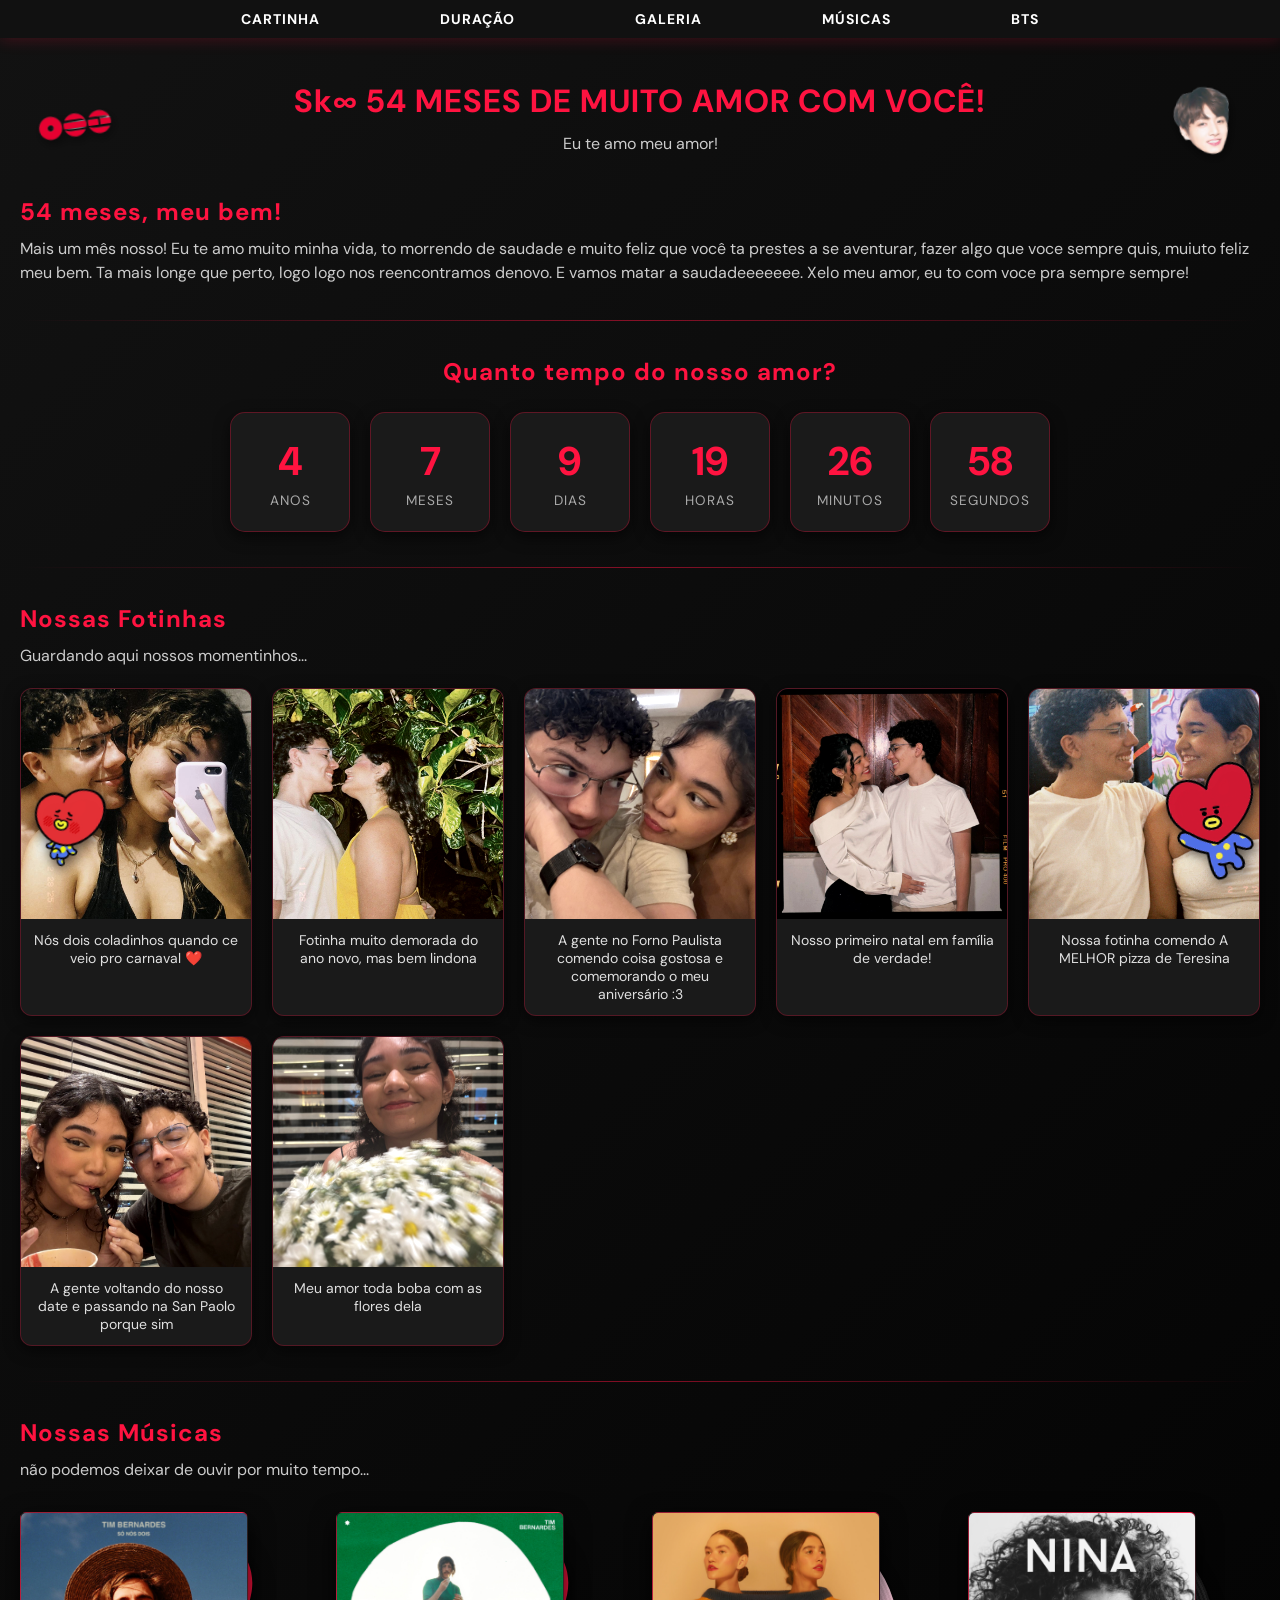
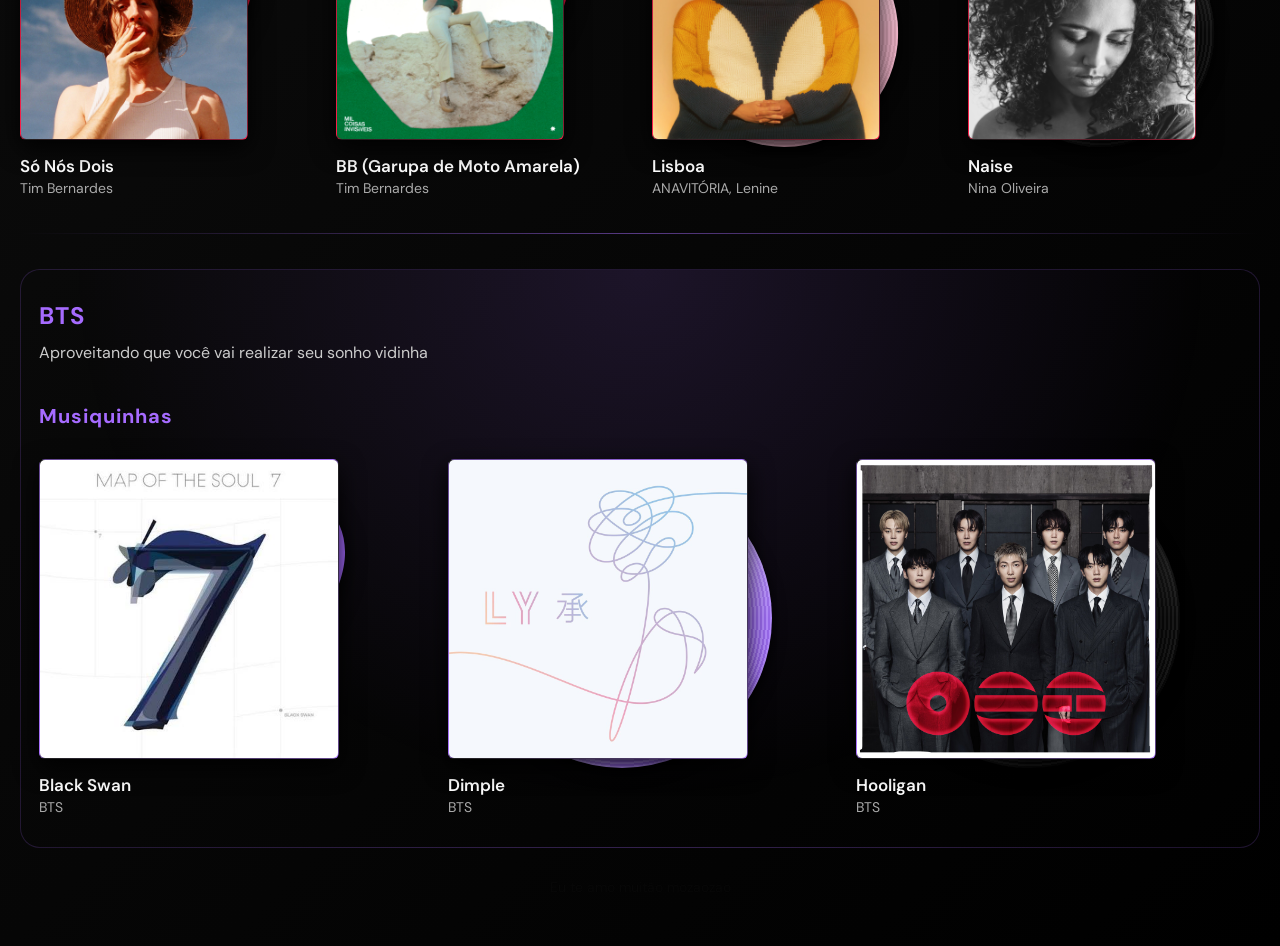
<file: index.html>
<!DOCTYPE html>
<html lang="pt-BR" style="scroll-behavior: smooth">

    <head>
        <meta charset="UTF-8">
        <meta name="viewport" content="width=device-width, initial-scale=1.0">
        <title>Sk∞</title>

        <link rel="stylesheet" href="style.css">
    </head>

    <body>
        <!-- CABEÇALHO -->
        <header>
            <h1>Sk∞ 54 MESES DE MUITO AMOR COM VOCÊ!</h1>
            <p>
                Eu te amo meu amor!
            </p>
        </header>
    
        <!-- MENU -->
        <nav>
            <a href="#cartinha">Cartinha</a>
            <a href="#contador">Duração</a>
            <a href="#Fotinhas">Galeria</a>
            <a href="#musicas">Músicas</a>
            <a href="#bts" class ="bts">BTS</a>
        </nav>

        <!-- CONTEÚDO PRINCIPAL -->
        <main>

            <!-- SOBRE -->
            <section id = "cartinha">
                <h2>54 meses, meu bem!</h2>
                <p> 
                    Mais um mês nosso! Eu te amo muito minha vida, to morrendo de saudade e muito feliz que você ta prestes a se aventurar,
                    fazer algo que voce sempre quis, muiuto feliz meu bem.
                    Ta mais longe que perto, logo logo nos reencontramos denovo. E vamos matar a saudadeeeeeee.

                    Xelo meu amor, eu to com voce pra sempre sempre!
                
                </p>
                
            </section>
            
            <hr>

            <div id="contador">
                <div class="tempo">
                    <div class="box">
                        <span class="num">2</span>
                        <span class="label">anos</span>
                    </div>

                    <div class="box">
                        <span class="num">3</span>
                        <span class="label">meses</span>
                    </div>

                    <div class="box">
                        <span class="num">10</span>
                        <span class="label">dias</span>
                    </div>
                </div>
            </div> 

            <hr>

            <!-- GALERIA -->
            <section id = "Fotinhas">
                <h2>Nossas Fotinhas</h2>
                <p>Guardando aqui nossos momentinhos...</p>
                <div id="galeria" class="galeria"></div>
            </section>

            <hr>

            <!-- MÚSICAS -->
            <section id="musicas">
                <h2>Nossas Músicas</h2>
                <p>não podemos deixar de ouvir por muito tempo...</p>
                <div id="discos" class="discos"></div>
                <p id="aviso-som" class="aviso-som" hidden></p>
            </section>

            <hr class="hr-bts">

            <!-- BTS -->
            <section id="bts">
                <h2>BTS</h2>
                <p>Aproveitando que você vai realizar seu sonho vidinha</p>

                <h3>Musiquinhas </h3>
                <div id="discos-bts" class="discos"></div>
                <p id="aviso-som-bts" class="aviso-som" hidden></p>
            </section>

        </main>

        <!-- RODAPÉ -->
        <footer>
            <p>Eu te amo muitão mozaozao</p>
        </footer>

        <!-- STICKERS (Substitua o src pelo caminho dos seus PNGs) -->
        <img src="assets/stickers/a1.png" class="sticker sticker-baixo-direita" alt="Sticker">
        <img src="assets/stickers/a2.png" class="sticker sticker-baixo-esquerda" alt="Sticker">
        <img src="assets/stickers/a3.png" class="sticker sticker-cima-direita" alt="Sticker">
        <img src="assets/stickers/a4.png" class="sticker sticker-cima-esquerda" alt="Sticker">

        <!-- JAVASCRIPT -->
        <script src="script.js"></script>
    </body>
</html>
</file>
<file: style.css>
@import url('https://fonts.googleapis.com/css2?family=Cabin:ital,wght@0,400..700;1,400..700&family=Noto+Serif+KR:wght@400;700&display=swap');
@import url('https://fonts.googleapis.com/css2?family=DM+Sans:ital,opsz,wght@0,9..40,100..1000;1,9..40,100..1000&display=swap');

:root {
    --destaque: #FF1340;        /* vermelho Arirang */
    --destaque-escuro: #8B0000;
    --roxo-bts: #A66BFF;        /* roxo BTS (borahae) */
}

section, div[id] {
    scroll-margin-top: 100px;
}

* {
    margin: 0;
    padding: 0;
    box-sizing: border-box;
}

/*================= BODY ================= */
body {
    font-family: "DM Sans", sans-serif;
    background: linear-gradient(135deg, #121212, #000000);
    color: #ffffff; /* Texto claro para leitura no fundo preto */
    padding: 20px;
}

/* ================= NAV ================= */
nav {
    position: fixed;
    top: 0;
    left: 0;
    width: 100%;
    background: rgba(18, 18, 18, 0.95);
    padding: 10px;
    display: flex;
    justify-content: center;
    gap: 20px;
    box-shadow: 0 2px 15px rgba(255, 19, 64, 0.2); /* Brilho vermelho sutil */
    z-index: 1000;
    backdrop-filter: blur(5px);
}

nav a {
    text-decoration: none;
    color: #ffffff;
    font-weight: bold;
    padding: 0 50px;
    transition: color 0.3s;
    text-transform: uppercase;
    font-size: 14px;
    letter-spacing: 1px;
}

nav a:hover {
    color: #FF1340; /* Vermelho Arirang */
}

nav a.bts:hover {
    color: var(--roxo-bts); 
    text-shadow: 0 0 12px rgba(166, 107, 255, 0.7);
}


/* ================= HEADER ================= */
header {
    text-align: center;
    padding: 60px 20px 40px;
}

header h1, h2, #contador h2 {
    font-family: "DM Sans", sans-serif;
    color: #FF1340;
    margin-bottom: 10px;
    letter-spacing: 1px;
}

header p, section p {
    font-size: 16px;
    color: #cccccc;
    line-height: 1.5;
}

/* ================= SEPARADOR ================= */
hr {
    border: none;
    height: 1px;
    background: linear-gradient(to right, transparent, #FF1340, transparent);
    margin: 35px 0;
    opacity: 0.5;
}

/* ================= GALERIA ================= */
.galeria {
    display: grid;
    grid-template-columns: repeat(auto-fit, minmax(200px, 1fr));
    gap: 20px;
    margin-top: 20px;
}

.galeria figure {
    margin: 0;
    border-radius: 12px;
    overflow: hidden;
    background: #1a1a1a;
    border: 1px solid color-mix(in srgb, var(--destaque) 25%, transparent);
    box-shadow: 0 4px 15px rgba(0,0,0,0.6);
    transition: 0.3s;
}

.galeria img {
    width: 100%;
    aspect-ratio: 1;
    object-fit: cover;
    display: block;
    transition: transform 0.4s ease;
    filter: grayscale(20%) contrast(110%); /* Efeito mais intenso nas fotos */
}

.galeria figure:hover img {
    transform: scale(1.05);
    filter: grayscale(0%) contrast(110%);
}

.galeria figure:hover {
    box-shadow: 0 6px 20px color-mix(in srgb, var(--destaque) 40%, transparent);
    border-color: var(--destaque);
}

/* foto que ainda não existe: mostra um quadradinho em vez da imagem quebrada */
.galeria figure.sem-foto img {
    display: none;
}

.galeria figure.sem-foto::before {
    content: "💜";
    display: grid;
    place-items: center;
    aspect-ratio: 1;
    font-size: 42px;
    background: linear-gradient(135deg, #1d0f3a, var(--roxo-bts));
}

.galeria figcaption {
    padding: 12px;
    font-size: 14px;
    text-align: center;
    color: #e0e0e0;
}

/* ================= CONTADOR ================= */
#contador h2 {
    margin-bottom: 25px; 
    text-align: center;
}

.tempo {
    display: flex;
    gap: 20px;
    justify-content: center;
    flex-wrap: wrap;
}

.box {
    width: 120px;
    height: 120px;
    background: #1a1a1a;
    border: 1px solid rgba(255, 19, 64, 0.3);
    border-radius: 15px;
    box-shadow: 0 5px 15px rgba(0,0,0,0.6);
    display: flex;
    flex-direction: column;
    justify-content: center;
    align-items: center;
    transition: transform 0.3s, border-color 0.3s;
}

.box:hover {
    transform: translateY(-5px);
    border-color: #FF1340;
}

.num {
    font-size: 2.5rem;
    font-weight: bold;
    color: #FF1340;
}

.label {
    font-size: 0.85rem;
    color: #aaaaaa;
    text-transform: uppercase;
    letter-spacing: 1px;
    margin-top: 5px;
}

/* ================= MÚSICAS ================= */
#musicas p {
    margin-top: 6px;
}

.discos {
    display: grid;
    grid-template-columns: repeat(auto-fit, minmax(240px, 1fr));
    gap: 36px 24px;
    margin-top: 30px;
}

.aviso-som {
    margin-top: 16px;
    font-size: 14px;
    color: var(--destaque);
}

.album {
    cursor: pointer;
    outline-offset: 6px;
}

.album:focus-visible {
    outline: 2px solid var(--destaque);
    border-radius: 8px;
}

.capa-area {
    position: relative;
    width: 78%;
    aspect-ratio: 1;
}

.capa {
    position: absolute;
    inset: 0;
    z-index: 2;
    overflow: hidden;
    border-radius: 6px;
    background: linear-gradient(135deg, #121212, var(--destaque));
    box-shadow: 0 8px 25px rgba(0, 0, 0, 0.9);
    transform-origin: 20% 90%;
    transition: transform 0.6s cubic-bezier(0.34, 1.56, 0.64, 1);
    border: 1px solid rgba(255, 255, 255, 0.05);
}

.album:hover .capa,
.album.tocando .capa {
    transform: rotate(-7deg) translateX(-3%);
}

.capa img {
    width: 100%;
    height: 100%;
    object-fit: cover;
    display: block;
}

.disco-pos {
    position: absolute;
    top: 3%;
    left: 0;
    width: 100%;
    aspect-ratio: 1;
    z-index: 1;
    transform: translateX(8%);
    transition: transform 0.6s cubic-bezier(0.22, 1, 0.36, 1);
}

.disco {
    position: relative;
    width: 100%;
    height: 100%;
    border-radius: 50%;
    background:
        repeating-radial-gradient(circle, #0a0a0a 0 2px, #1a1a1a 2px 4px),
        #111;
    box-shadow: 0 6px 14px rgba(0, 0, 0, 0.8);
}

.disco::before {
    content: "";
    position: absolute;
    inset: 0;
    border-radius: 50%;
    background: conic-gradient(
        from 0deg,
        transparent 0deg, rgba(255,255,255,0.15) 40deg, transparent 90deg,
        transparent 180deg, rgba(255,255,255,0.15) 220deg, transparent 270deg
    );
}

.disco::after {
    content: "";
    position: absolute;
    top: 50%;
    left: 50%;
    width: 34%;
    aspect-ratio: 1;
    transform: translate(-50%, -50%);
    border-radius: 50%;
    background:
        radial-gradient(circle, var(--destaque) 0 5%, transparent 5.5%),
        var(--capa, none) center / cover,
        #121212;
    border: 2px solid var(--destaque);
}

/* ================= CORES DOS MEMBROS (ARIRANG) ================= */
/* Jin (Rosa Creme) */
.disco.rosa {
    background: repeating-radial-gradient(circle, #F8BBD0 0 2px, #e3a9bc 2px 4px), #e3a9bc;
}
.disco.rosa::before {
    background: conic-gradient(from 0deg, transparent 0deg, rgba(255,255,255,0.5) 40deg, transparent 90deg, transparent 180deg, rgba(255,255,255,0.5) 220deg, transparent 270deg);
}

/* V (Vermelho Veludo) - Substitui o rosa antigo caso queira usar */
.disco.veludo {
    background: repeating-radial-gradient(circle, #8B0000 0 2px, #6e0000 2px 4px), #6e0000;
}
.disco.veludo::after {
    border-color: #8B0000;
}

/* Vinil roxo (BTS) */
.disco.roxo {
    background: repeating-radial-gradient(circle, #b58cff 0 2px, #9b6bef 2px 4px), #9b6bef;
}
.disco.roxo::before {
    background: conic-gradient(from 0deg, transparent 0deg, rgba(255,255,255,0.45) 40deg, transparent 90deg, transparent 180deg, rgba(255,255,255,0.45) 220deg, transparent 270deg);
}
.disco.roxo::after {
    border-color: #fff;
}

/* Disco Coração - Adaptado para o fundo escuro */
.disco.coracao {
    background: none;
    box-shadow: none;
    filter: drop-shadow(0 6px 10px rgba(0, 0, 0, 0.8));
}
.disco.coracao::before,
.disco.coracao::after {
    display: none;
}
.disco.coracao svg {
    width: 100%;
    height: 100%;
    display: block;
    overflow: visible;
}
/* Altera a cor do SVG do coração direto pelo CSS para o Vermelho Arirang */
.disco.coracao svg path[fill="#ff5c8a"] { fill: var(--destaque); }
.disco.coracao svg g[stroke="#ffb3cb"] { stroke: var(--destaque-escuro); }

.album.tocando .disco-pos,
.album:hover .disco-pos {
    transform: translateX(28%);
}

.album.tocando .disco {
    animation: girar 2.4s linear infinite;
}

@keyframes girar {
    to { transform: rotate(360deg); }
}

.album-info {
    margin-top: 15px;
}

.album-info strong {
    display: block;
    font-size: 17px;
    color: #ffffff;
    font-weight: 600;
}

.album-info span {
    font-size: 14px;
    color: #aaaaaa;
}

/* ================= BTS ================= */
#bts {
    --destaque: var(--roxo-bts);
    --destaque-escuro: #4b2a8a;
    padding: 30px 18px;
    border-radius: 20px;
    background: radial-gradient(ellipse at top, rgba(166, 107, 255, 0.14), transparent 65%);
    border: 1px solid rgba(166, 107, 255, 0.18);
}

#bts h2,
#bts h3 {
    color: var(--roxo-bts);
}

#bts h3 {
    margin-top: 38px;
    margin-bottom: 4px;
    font-size: 20px;
    letter-spacing: 1px;
}

.borahae {
    margin-top: 10px;
    font-family: "Noto Serif KR", serif;
    font-size: 20px;
    color: var(--roxo-bts);
}

.borahae span {
    font-family: "DM Sans", sans-serif;
    font-size: 14px;
    color: #cdb6ff;
}

hr.hr-bts {
    background: linear-gradient(to right, transparent, var(--roxo-bts), transparent);
}

/* ================= FOOTER ================= */
footer {
    padding: 30px;
    font-size: 14px;
    color: #6c6a6a0b;
    text-align: center;
}

@media (prefers-reduced-motion: reduce) {
    .album.tocando .disco { animation: none; }
    .disco-pos, .capa { transition: none; }
}

/* ================= STICKERS ================= */
.sticker {
    position: fixed; /* Prende o sticker na tela, ele acompanha o scroll */
    width: 90px; /* Tamanho do adesivo (aumente ou diminua se precisar) */
    z-index: 990; /* Fica por cima do site, mas abaixo do menu nav (que tem 1000) */
    pointer-events: none; /* Faz o mouse ignorar o sticker, assim você consegue clicar nas coisas que ficarem embaixo dele */
    filter: drop-shadow(2px 4px 6px rgba(0, 0, 0, 0.6)); /* Sombra para dar profundidade */
    transition: transform 0.3s ease;
}

/* Posições e Rotações */
.sticker-baixo-direita {
    bottom: 20px;
    right: 20px;
    transform: rotate(-12deg); /* Dá uma tortinha estilosa */
}

.sticker-baixo-esquerda {
    bottom: 20px;
    left: 20px;
    transform: rotate(15deg);
}

.sticker-cima-direita {
    top: 80px; /* Fica um pouco abaixo do menu superior */
    right: 30px;
    transform: rotate(8deg);
}
.sticker-cima-esquerda {
    top: 80px; /* Fica um pouco abaixo do menu superior */
    left: 30px;
    transform: rotate(-8deg);
}
</file>
